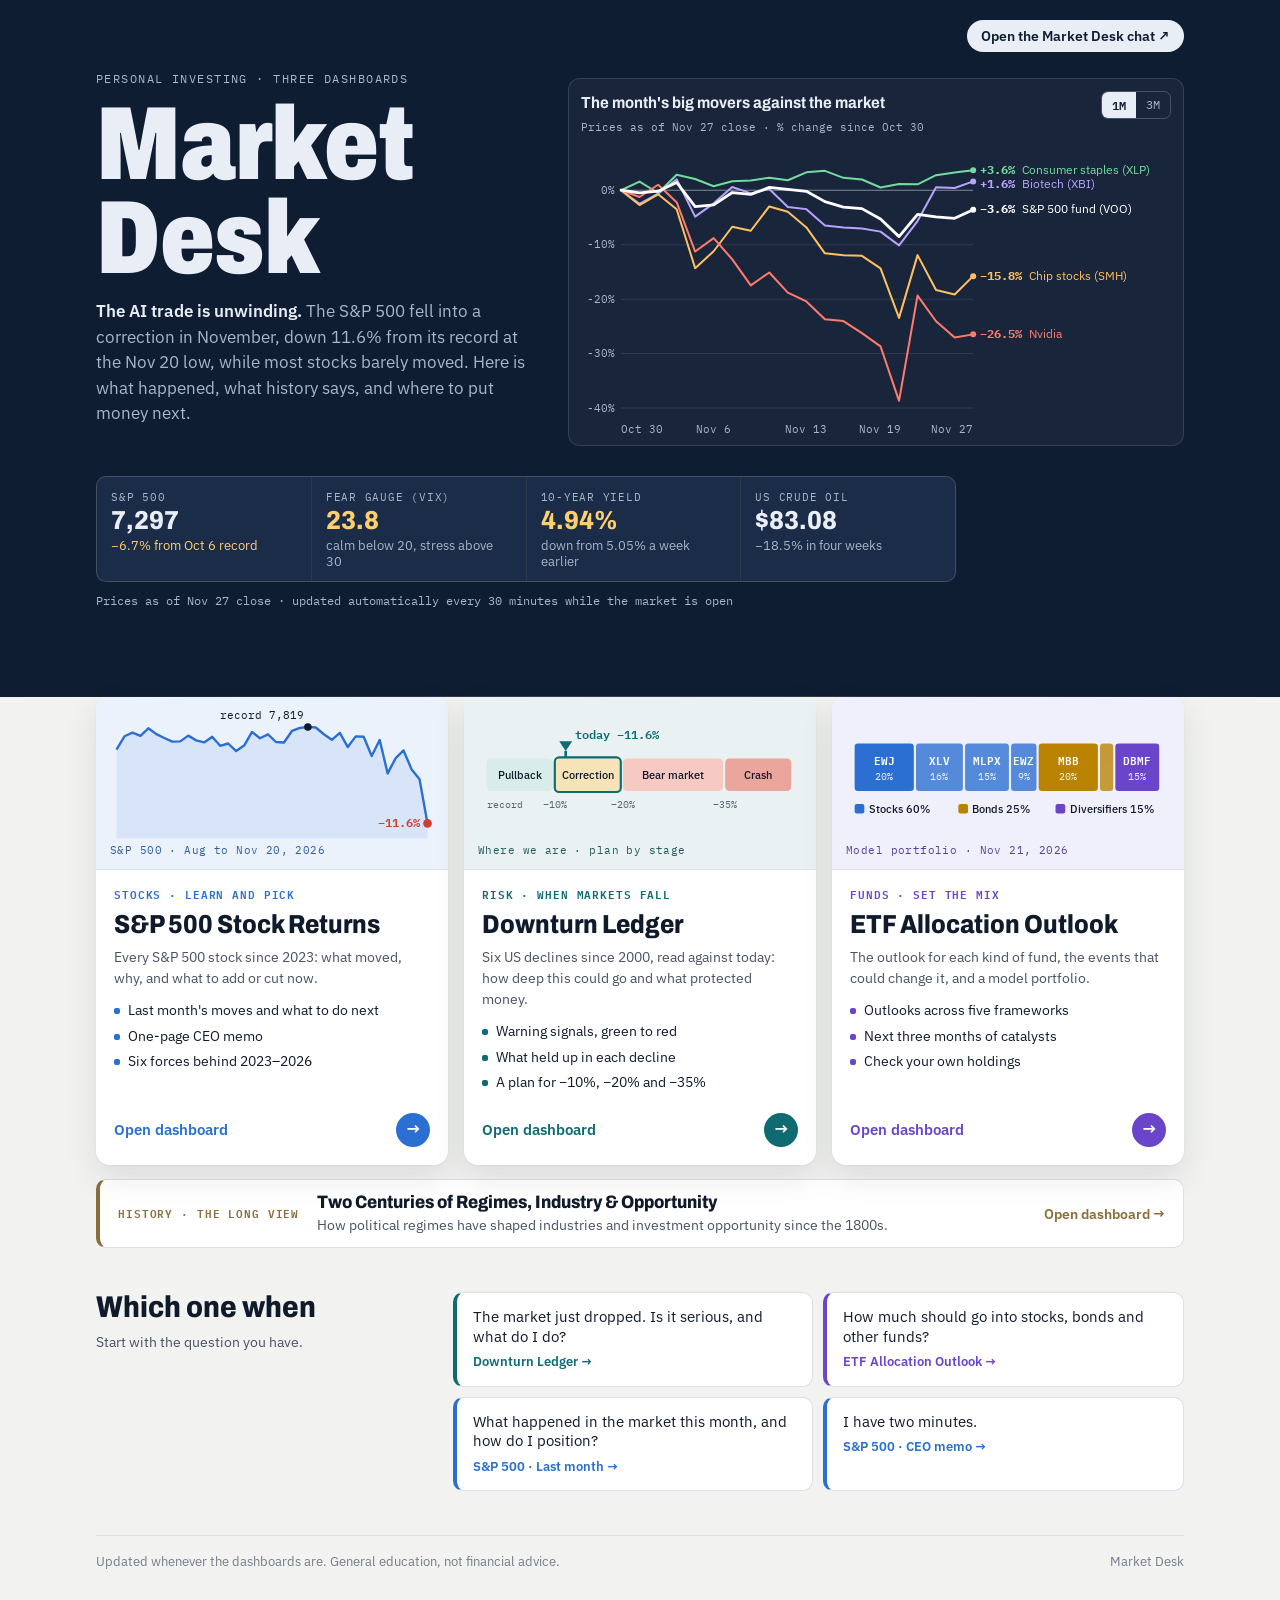
<file: index.html>
<!doctype html><html lang="en" data-theme="light"><head><meta charset="utf-8"><meta name="viewport" content="width=device-width,initial-scale=1,viewport-fit=cover"><meta name="robots" content="noindex, nofollow"><meta name="color-scheme" content="light"><script>document.documentElement.setAttribute("data-theme","light")</script><style>:root{color-scheme:light;box-sizing:border-box;padding-top:env(safe-area-inset-top,0px);padding-bottom:env(safe-area-inset-bottom,0px)}html{scroll-padding-top:env(safe-area-inset-top,0px)}body{margin:0;padding:0;font:14px -apple-system,BlinkMacSystemFont,sans-serif;background:#fff;color:#000}img{max-width:100%}[hidden]:not([hidden=until-found i]){display:none!important}</style></head><body>
<title>Market Desk</title>
<meta name="claude:viewport-fit-sides" content="cover">
<meta name="color-scheme" content="light">
<link rel="stylesheet" href="https://fonts.googleapis.com/css2?family=Archivo:wdth,wght@75..100,500..900&family=IBM+Plex+Mono:wght@400;500;600&family=IBM+Plex+Sans:wght@400;500;600&display=swap">
<style>
/* Layout: a navy masthead with the market pulse, then three dashboard cards that each carry a picture of what's inside, then "which one when". Light only, by choice. */
:root {
  color-scheme: light;
  --page: #f2f3f0; --surface: #ffffff; --ink: #0f1a2b; --ink2: #475264; --muted: #727c8b; --line: #dcdfe3;
  --navy: #0f1d33; --navy2: #1b2c48; --onnavy: #e9eef6; --onnavy2: #a9b6c9;
  --up: #12804a; --dn: #d13c32; --amber: #c98200;
  --c-spx: #2a6fd1; --c-down: #0e6b72; --c-etf: #6b45c9;
  --display: "Archivo", "Arial Narrow", Arial, sans-serif;
  --body: "IBM Plex Sans", "Segoe UI", system-ui, sans-serif;
  --mono: "IBM Plex Mono", ui-monospace, Menlo, monospace;
}
* { box-sizing: border-box; }
body { background: var(--page); color: var(--ink); font-family: var(--body); font-size: 15px; line-height: 1.5; }
.in { max-width: 1120px; margin: 0 auto; padding-left: max(16px, env(safe-area-inset-left, 0px)); padding-right: max(16px, env(safe-area-inset-right, 0px)); }
.hero { background: var(--navy); color: var(--onnavy); margin-top: calc(-1 * env(safe-area-inset-top, 0px)); padding-top: calc(env(safe-area-inset-top, 0px) + 44px); padding-bottom: 88px; position: relative; overflow: hidden; }
.hero::after { content: ""; position: absolute; inset: auto 0 0 0; height: 1px; background: linear-gradient(90deg, transparent, rgba(255,255,255,.18), transparent); }
.kick { font-family: var(--mono); font-size: 12px; letter-spacing: .12em; text-transform: uppercase; color: var(--onnavy2); }
h1 { font-family: var(--display); font-weight: 900; font-stretch: 78%; font-size: clamp(54px, 9vw, 104px); line-height: .9; letter-spacing: -0.01em; margin: 10px 0 14px; }
.lede { margin: 0; max-width: 54ch; font-size: 17px; color: var(--onnavy2); position: relative; }
.lede b { color: var(--onnavy); font-weight: 600; }
.util { display: flex; justify-content: flex-end; align-items: center; gap: 8px 18px; flex-wrap: wrap; margin: -24px 0 18px; position: relative; z-index: 1; }
.util a { text-decoration: none; }
.util .ext { font-size: 12.5px; color: var(--onnavy2); }
.util .ext:hover { color: var(--onnavy); text-decoration: underline; }
.util .chatbtn { font-size: 13.5px; font-weight: 600; color: var(--navy); background: var(--onnavy); border-radius: 999px; padding: 6px 14px; }
.util .chatbtn:hover { background: #fff; }
.util a:focus-visible { outline: 2px solid #7fb0f2; outline-offset: 2px; }
@media (max-width: 640px) { .util { justify-content: flex-start; margin-top: -20px; } }
.htop { display: grid; grid-template-columns: minmax(0, .9fr) minmax(0, 1.25fr); gap: 28px; align-items: start; }
.hl { min-width: 0; }
.hchart { position: relative; min-width: 0; background: rgba(255,255,255,.04); border: 1px solid rgba(255,255,255,.12); border-radius: 12px; padding: 12px 12px 6px; margin-top: 8px; }
.hch { display: flex; justify-content: space-between; align-items: flex-start; gap: 10px; }
.hch b { display: block; font-family: var(--display); font-stretch: 92%; font-weight: 700; font-size: 16px; color: var(--onnavy); }
.hch span { font-family: var(--mono); font-size: 11px; color: var(--onnavy2); }
.rng { display: inline-flex; border: 1px solid rgba(255,255,255,.2); border-radius: 7px; overflow: hidden; flex: none; }
.rng button { all: unset; cursor: pointer; font-family: var(--mono); font-size: 12px; padding: 4px 10px; color: var(--onnavy2); }
.rng button[aria-pressed="true"] { background: var(--onnavy); color: var(--navy); font-weight: 600; }
.rng button:focus-visible, .hleg button:focus-visible { outline: 2px solid #7fb0f2; outline-offset: 1px; }
.hleg { display: flex; flex-wrap: wrap; gap: 6px; margin: 10px 0 4px; }
.hleg button { all: unset; cursor: pointer; display: inline-flex; align-items: center; gap: 6px; font-size: 12px; color: var(--onnavy); border: 1px solid rgba(255,255,255,.18); border-radius: 999px; padding: 2px 9px 2px 7px; }
.hleg button i { width: 10px; height: 3px; border-radius: 2px; }
.hleg button small { font-family: var(--mono); font-size: 11px; font-weight: 600; }
.hleg button[aria-pressed="false"] { opacity: .4; }
.hch { margin-bottom: 6px; }
.hsvg svg { display: block; width: 100%; height: auto; touch-action: pan-y; }
.hsvg text { font-family: var(--mono); font-size: 10.5px; fill: var(--onnavy2); }
.htip { position: absolute; z-index: 5; pointer-events: none; background: #fff; color: var(--ink); border-radius: 8px; padding: 8px 10px; font-size: 12.5px; box-shadow: 0 10px 30px rgba(0,0,0,.35); min-width: 170px; }
.htip b { display: block; font-family: var(--mono); font-size: 11.5px; color: var(--muted); margin-bottom: 3px; font-weight: 500; }
.htip div { display: grid; grid-template-columns: 10px minmax(0, 1fr) auto; gap: 6px; align-items: center; font-variant-numeric: tabular-nums; }
.htip div i { width: 8px; height: 8px; border-radius: 50%; }
.htip div span:last-child { font-weight: 600; }
@media (max-width: 920px) { .htop { grid-template-columns: minmax(0, 1fr); } }
.pulse { margin-top: 30px; display: grid; grid-template-columns: repeat(4, minmax(0, 1fr)); gap: 1px; background: rgba(255,255,255,.12); border: 1px solid rgba(255,255,255,.12); border-radius: 10px; overflow: hidden; position: relative; max-width: 860px; }
.pulse > div { background: var(--navy2); padding: 12px 14px; display: flex; flex-direction: column; gap: 2px; min-width: 0; }
.pulse span { font-family: var(--mono); font-size: 11px; letter-spacing: .07em; text-transform: uppercase; color: var(--onnavy2); }
.pulse b { font-family: var(--display); font-weight: 800; font-stretch: 90%; font-size: 26px; line-height: 1.05; font-variant-numeric: tabular-nums; }
.pulse small { font-size: 12.5px; color: var(--onnavy2); line-height: 1.3; }
.pulse .dn { color: #ff8a80; } .pulse .up { color: #7fd8a6; } .pulse .am { color: #ffcf6e; }
.asof { margin-top: 10px; font-family: var(--mono); font-size: 11.5px; color: var(--onnavy2); position: relative; }
main { margin-top: -64px; position: relative; }
.cards { display: grid; grid-template-columns: repeat(3, minmax(0, 1fr)); gap: 16px; }
a.card { --c: var(--c-spx); display: flex; flex-direction: column; min-width: 0; text-decoration: none; color: inherit; background: var(--surface); border-radius: 14px; overflow: hidden; box-shadow: 0 1px 2px rgba(15,26,43,.06), 0 12px 32px rgba(15,26,43,.10); transition: transform .18s, box-shadow .18s; }
a.card:hover { transform: translateY(-4px); box-shadow: 0 2px 4px rgba(15,26,43,.08), 0 20px 44px rgba(15,26,43,.16); }
a.card:focus-visible { outline: 3px solid var(--c); outline-offset: 3px; }
a.card.down { --c: var(--c-down); } a.card.etf { --c: var(--c-etf); }
.viz { background: color-mix(in oklab, var(--c) 9%, #fff); border-bottom: 1px solid color-mix(in oklab, var(--c) 18%, #fff); padding: 14px 14px 10px; display: flex; flex-direction: column; gap: 4px; }
.viz svg { display: block; width: 100%; height: auto; aspect-ratio: 300 / 118; }
.viz .cap { font-family: var(--mono); font-size: 10.5px; color: color-mix(in oklab, var(--c) 70%, #333); letter-spacing: .04em; }
.body { padding: 16px 18px 18px; display: flex; flex-direction: column; gap: 9px; flex: 1; }
.tag { font-family: var(--mono); font-size: 11px; letter-spacing: .08em; text-transform: uppercase; color: var(--c); font-weight: 600; }
.card h2 { font-family: var(--display); font-weight: 800; font-stretch: 88%; font-size: 26px; line-height: 1.05; margin: 0; text-wrap: balance; }
.card p { margin: 0; font-size: 14px; color: var(--ink2); }
.card ul { margin: 2px 0 0; padding: 0; list-style: none; display: flex; flex-direction: column; gap: 5px; font-size: 13.5px; color: var(--ink); }
.card li { display: flex; gap: 8px; align-items: baseline; } .card li::before { content: ""; width: 6px; height: 6px; border-radius: 2px; background: var(--c); flex: none; transform: translateY(-1px); }
.open { margin-top: auto; padding-top: 12px; display: flex; justify-content: space-between; align-items: center; font-weight: 600; font-size: 14.5px; color: var(--c); }
.open span { width: 34px; height: 34px; border-radius: 50%; background: var(--c); color: #fff; display: inline-flex; align-items: center; justify-content: center; font-size: 17px; transition: transform .18s; }
a.card:hover .open span { transform: translateX(4px); }
a.card4 { margin-top: 14px; display: grid; grid-template-columns: auto minmax(0, 1fr) auto; grid-template-areas: "t n o" "t d o"; gap: 2px 18px; align-items: center; padding: 12px 18px; background: var(--surface); border: 1px solid var(--line); border-left: 4px solid #8a6d3b; border-radius: 10px; text-decoration: none; color: inherit; transition: border-color .15s, background .15s; }
a.card4:hover { background: #fbf8f2; border-color: #c9b48a; border-left-color: #8a6d3b; }
a.card4:focus-visible { outline: 3px solid #8a6d3b; outline-offset: 3px; }
.t4 { grid-area: t; font-family: var(--mono); font-size: 11px; letter-spacing: .08em; text-transform: uppercase; color: #8a6d3b; font-weight: 600; }
.n4 { grid-area: n; font-family: var(--display); font-weight: 800; font-stretch: 90%; font-size: 18px; line-height: 1.15; }
.d4 { grid-area: d; font-size: 13.5px; color: var(--ink2); }
.o4 { grid-area: o; font-size: 13.5px; font-weight: 600; color: #8a6d3b; white-space: nowrap; }
@media (max-width: 720px) { a.card4 { grid-template-columns: minmax(0, 1fr); grid-template-areas: "t" "n" "d" "o"; gap: 4px; } }
.guide { margin-top: 44px; display: grid; grid-template-columns: minmax(0, 1fr) minmax(0, 2.2fr); gap: 24px; align-items: start; }
.guide h3 { font-family: var(--display); font-weight: 800; font-stretch: 88%; font-size: 30px; line-height: 1.05; margin: 0; }
.guide .gl { color: var(--ink2); font-size: 14px; margin: 8px 0 0; }
.qs { display: grid; grid-template-columns: repeat(2, minmax(0, 1fr)); gap: 10px; }
a.q { --c: var(--c-spx); display: flex; flex-direction: column; gap: 6px; padding: 14px 16px; background: var(--surface); border: 1px solid var(--line); border-left: 4px solid var(--c); border-radius: 10px; text-decoration: none; color: inherit; transition: border-color .15s, background .15s; }
a.q:hover { background: color-mix(in oklab, var(--c) 5%, #fff); }
a.q.down { --c: var(--c-down); } a.q.etf { --c: var(--c-etf); }
a.q span { font-size: 14.5px; color: var(--ink); line-height: 1.35; }
a.q b { font-size: 13px; color: var(--c); font-weight: 600; }
footer { margin: 44px 0 40px; padding-top: 16px; border-top: 1px solid var(--line); font-size: 12.5px; color: var(--muted); display: flex; justify-content: space-between; gap: 12px; flex-wrap: wrap; }
@media (max-width: 920px) { .cards { grid-template-columns: minmax(0, 1fr); } .guide { grid-template-columns: minmax(0, 1fr); } }
@media (max-width: 640px) { .pulse { grid-template-columns: repeat(2, minmax(0, 1fr)); } .qs { grid-template-columns: minmax(0, 1fr); } .pulse b { font-size: 22px; } }
@media (prefers-reduced-motion: reduce) { a.card, .open span { transition: none; } a.card:hover { transform: none; } }
</style>

<header class="hero">
  <div class="in">
    <div class="util"><a class="chatbtn" href="https://claude.ai/code/session_01BrvMcoPQpxWG33kTPzFZ31" target="_blank" rel="noopener" title="Only you can open this chat">Open the Market Desk chat ↗</a></div>
    <div class="htop"><div class="hl">
    <div class="kick">Personal investing · three dashboards</div>
    <h1>Market Desk</h1>
    <p class="lede"><b>The AI trade is unwinding.</b> The S&amp;P 500 fell into a correction in November, down 11.6% from its record at the Nov 20 low, while most stocks barely moved. Here is what happened, what history says, and where to put money next.</p></div>
    <div class="hchart" id="hchart">
      <div class="hch"><div><b>The month's big movers against the market</b><span id="hcAsof">Prices as of Nov 20, 2026</span></div>
        <div class="rng" role="group" aria-label="Time range"><button type="button" data-r="1" aria-pressed="true">1M</button><button type="button" data-r="3" aria-pressed="false">3M</button></div></div>
      <div class="hsvg" id="hcSvg"></div>
      <div class="htip" id="hcTip" hidden></div>
    </div></div>
    <div class="pulse" aria-label="Market pulse">
      <div><span>S&amp;P 500</span><b id="pSpx">7,183</b><small id="pSpxS" class="dn">−8.1% from Oct 6 record</small></div>
      <div><span>Fear gauge (VIX)</span><b id="pVix" class="am">26.8</b><small id="pVixS">calm below 20, stress above 30</small></div>
      <div><span>10-year yield</span><b id="pTnx" class="am">4.85%</b><small id="pTnxS">down from 5.07% a week earlier</small></div>
      <div><span>US crude oil</span><b id="pOil">$84.72</b><small id="pOilS">−16.9% in four weeks</small></div>
    </div>
    <div class="asof" id="pAsof">Prices as of Nov 25, 2026 close</div>
  </div>
</header>

<main class="in">
  <nav class="cards" aria-label="Dashboards">
    <a class="card" href="spx/">
      <div class="viz"><svg id="vSpx" viewBox="0 0 300 118" role="img" aria-label="S&amp;P 500 since August: record on Oct 6, then an 11.6% fall"></svg><div class="cap">S&amp;P 500 · Aug to Nov 20, 2026</div></div>
      <div class="body">
        <span class="tag">Stocks · learn and pick</span>
        <h2>S&amp;P 500 Stock Returns</h2>
        <p>Every S&amp;P 500 stock since 2023: what moved, why, and what to add or cut now.</p>
        <ul><li>Last month's moves and what to do next</li><li>One-page CEO memo</li><li>Six forces behind 2023–2026</li></ul>
        <div class="open">Open dashboard <span aria-hidden="true">→</span></div>
      </div>
    </a>
    <a class="card down" href="downturn/">
      <div class="viz"><svg id="vDown" viewBox="0 0 300 118" role="img" aria-label="Decline stages: pullback, correction at minus 10%, bear market at minus 20%, crash at minus 35%; today minus 11.6%"></svg><div class="cap">Where we are · plan by stage</div></div>
      <div class="body">
        <span class="tag">Risk · when markets fall</span>
        <h2>Downturn Ledger</h2>
        <p>Six US declines since 2000, read against today: how deep this could go and what protected money.</p>
        <ul><li>Warning signals, green to red</li><li>What held up in each decline</li><li>A plan for −10%, −20% and −35%</li></ul>
        <div class="open">Open dashboard <span aria-hidden="true">→</span></div>
      </div>
    </a>
    <a class="card etf" href="etf/">
      <div class="viz"><svg id="vEtf" viewBox="0 0 300 118" role="img" aria-label="Model portfolio: 60% stocks, 25% bonds, 15% diversifiers"></svg><div class="cap">Model portfolio · Nov 21, 2026</div></div>
      <div class="body">
        <span class="tag">Funds · set the mix</span>
        <h2>ETF Allocation Outlook</h2>
        <p>The outlook for each kind of fund, the events that could change it, and a model portfolio.</p>
        <ul><li>Outlooks across five frameworks</li><li>Next three months of catalysts</li><li>Check your own holdings</li></ul>
        <div class="open">Open dashboard <span aria-hidden="true">→</span></div>
      </div>
    </a>
  </nav>
  <a class="card4" href="regimes/">
    <span class="t4">History · the long view</span>
    <span class="n4">Two Centuries of Regimes, Industry &amp; Opportunity</span>
    <span class="d4">How political regimes have shaped industries and investment opportunity since the 1800s.</span>
    <span class="o4">Open dashboard →</span>
  </a>

  <section class="guide" aria-labelledby="gh">
    <div><h3 id="gh">Which one when</h3><p class="gl">Start with the question you have.</p></div>
    <div class="qs">
      <a class="q down" href="downturn/"><span>The market just dropped. Is it serious, and what do I do?</span><b>Downturn Ledger →</b></a>
      <a class="q etf" href="etf/"><span>How much should go into stocks, bonds and other funds?</span><b>ETF Allocation Outlook →</b></a>
      <a class="q" href="spx/#month"><span>What happened in the market this month, and how do I position?</span><b>S&amp;P 500 · Last month →</b></a>
      <a class="q" href="spx/"><span>I have two minutes.</span><b>S&amp;P 500 · CEO memo →</b></a>
    </div>
  </section>

  <footer><span>Updated whenever the dashboards are. General education, not financial advice.</span><span>Market Desk</span></footer>
</main>

<script>
(function () {
  const P = [7600,7724,7758,7728,7799,7745,7708,7674,7677,7731,7686,7667,7719,7636,7657,7586,7638,7765,7706,7743,7671,7666,7774,7802,7812,7806,7744,7691,7757,7624,7723,7720,7541,7689,7377,7521,7592,7417,7324,6910];
  const NS = 'http://www.w3.org/2000/svg', el = (t, a) => { const e = document.createElementNS(NS, t); for (const k in a) e.setAttribute(k, a[k]); return e; };
  const lo = 6850, hi = 7880;
  const pts = (W, H, pad) => P.map((v, i) => [pad + i / (P.length - 1) * (W - 2 * pad), 8 + (hi - v) / (hi - lo) * (H - 16)]);
  // S&P card: line with record and today
  { const s = document.getElementById('vSpx'), W = 300, H = 118, q = pts(W, H, 6), d = q.map((p, i) => (i ? 'L' : 'M') + p[0].toFixed(1) + ',' + p[1].toFixed(1)).join('');
    s.appendChild(el('path', { d: d + 'L' + q[q.length - 1][0] + ',' + H + 'L' + q[0][0] + ',' + H + 'Z', fill: '#2a6fd1', opacity: .1 }));
    s.appendChild(el('path', { d, fill: 'none', stroke: '#2a6fd1', 'stroke-width': 2.2, 'stroke-linejoin': 'round' }));
    const ip = P.indexOf(Math.max(...P)), pk = q[ip], nw = q[q.length - 1];
    s.appendChild(el('circle', { cx: pk[0], cy: pk[1], r: 3.5, fill: '#0f1a2b' }));
    const t1 = el('text', { x: pk[0] - 4, y: pk[1] - 7, 'text-anchor': 'end', fill: '#0f1a2b', 'font-size': 10, 'font-family': 'IBM Plex Mono, monospace' }); t1.textContent = 'record 7,819'; s.appendChild(t1);
    s.appendChild(el('circle', { cx: nw[0], cy: nw[1], r: 4, fill: '#d13c32' }));
    const t2 = el('text', { x: nw[0] - 7, y: nw[1] + 3, 'text-anchor': 'end', fill: '#d13c32', 'font-size': 11, 'font-weight': 600, 'font-family': 'IBM Plex Mono, monospace' }); t2.textContent = '−11.6%'; s.appendChild(t2); }
  // Downturn card: stage gauge
  { const s = document.getElementById('vDown'), W = 300, x0 = 8, x1 = 292, X = v => x0 + v / 45 * (x1 - x0);
    const st = [[0, 10, 'Pullback', '#d8ece9'], [10, 20, 'Correction', '#f6e3b8'], [20, 35, 'Bear market', '#f6c9c2'], [35, 45, 'Crash', '#eaa59c']];
    st.forEach(([a, b, n, c]) => { s.appendChild(el('rect', { x: X(a), y: 44, width: X(b) - X(a) - 2, height: 30, rx: 4, fill: c })); const t = el('text', { x: (X(a) + X(b)) / 2 - 1, y: 63, 'text-anchor': 'middle', fill: '#0f1a2b', 'font-size': 10, 'font-family': 'IBM Plex Sans, sans-serif', 'font-weight': 500 }); t.textContent = n; s.appendChild(t); });
    [0, 10, 20, 35].forEach(v => { const t = el('text', { x: X(v), y: 90, 'text-anchor': v ? 'middle' : 'start', fill: '#5b6574', 'font-size': 9.5, 'font-family': 'IBM Plex Mono, monospace' }); t.textContent = v ? '−' + v + '%' : 'record'; s.appendChild(t); });
    const xn = X(11.6); s.appendChild(el('rect', { x: X(10), y: 43, width: X(20) - X(10) - 2, height: 32, rx: 4, fill: 'none', stroke: '#0e6b72', 'stroke-width': 2 })); s.appendChild(el('path', { d: 'M' + xn + ',37 L' + xn + ',43', stroke: '#0e6b72', 'stroke-width': 2.5 }));
    s.appendChild(el('path', { d: 'M' + (xn - 6) + ',28 L' + (xn + 6) + ',28 L' + xn + ',37 Z', fill: '#0e6b72' }));
    const t = el('text', { x: xn + 9, y: 26, fill: '#0e6b72', 'font-size': 11, 'font-weight': 600, 'font-family': 'IBM Plex Mono, monospace' }); t.textContent = 'today −11.6%'; s.appendChild(t); }
  // ETF card: model portfolio bar
  { const s = document.getElementById('vEtf'), H = [['EWJ', 20, '#2a6fd1'], ['XLV', 16, '#2a6fd1'], ['MLPX', 15, '#2a6fd1'], ['EWZ', 9, '#2a6fd1'], ['MBB', 20, '#b98200'], ['SHY', 5, '#b98200'], ['DBMF', 15, '#6b45c9']];
    let x = 8; const W = 284;
    H.forEach(([t, w, c]) => { const ww = w / 100 * W; s.appendChild(el('rect', { x: x, y: 30, width: ww - 2, height: 44, rx: 3, fill: c, opacity: t === 'EWJ' || t === 'MBB' || t === 'DBMF' ? 1 : .78 })); if (w >= 9) { const a = el('text', { x: x + ww / 2 - 1, y: 50, 'text-anchor': 'middle', fill: '#fff', 'font-size': 10, 'font-weight': 600, 'font-family': 'IBM Plex Mono, monospace' }); a.textContent = t; s.appendChild(a); const b = el('text', { x: x + ww / 2 - 1, y: 64, 'text-anchor': 'middle', fill: '#fff', 'font-size': 9.5, 'font-family': 'IBM Plex Mono, monospace', opacity: .9 }); b.textContent = w + '%'; s.appendChild(b); } x += ww; });
    [['Stocks 60%', 8, '#2a6fd1'], ['Bonds 25%', 104, '#b98200'], ['Diversifiers 15%', 194, '#6b45c9']].forEach(([n, xx, c]) => { s.appendChild(el('rect', { x: xx, y: 86, width: 9, height: 9, rx: 2, fill: c })); const t = el('text', { x: xx + 13, y: 94, fill: '#0f1a2b', 'font-size': 10.5, 'font-weight': 500, 'font-family': 'IBM Plex Sans, sans-serif' }); t.textContent = n; s.appendChild(t); }); }
})();
</script>

<script>
(function () {
  const FALLBACK = {"asof":"2026-11-26T10:27-05:00","note":"Daily closes; the last point is the latest price during market hours.","series":{"VOO":[["2026-05-26",690.01],["2026-05-27",689.96],["2026-05-28",693.91],["2026-05-29",695.49],["2026-06-01",697.3],["2026-06-02",698.26],["2026-06-03",693.36],["2026-06-04",696.06],["2026-06-05",678.0],["2026-06-08",679.68],["2026-06-09",677.7],["2026-06-10",667.05],["2026-06-11",678.23],["2026-06-12",681.95],["2026-06-15",693.83],["2026-06-16",689.75],["2026-06-17",681.41],["2026-06-18",688.11],["2026-06-22",686.1],["2026-06-23",676.34],["2026-06-24",675.69],["2026-06-25",675.71],["2026-06-26",670.26],["2026-06-29",681.01],["2026-06-30",686.81],["2026-07-01",685.46],["2026-07-02",684.84],["2026-07-06",690.62],["2026-07-07",687.08],["2026-07-08",685.26],["2026-07-09",690.69],["2026-07-10",693.86],["2026-07-13",688.5],["2026-07-14",691.1],["2026-07-15",693.8],["2026-07-16",690.14],["2026-07-17",683.17],["2026-07-20",682.21],["2026-07-21",687.87],["2026-07-22",687.03],["2026-07-23",678.61],["2026-07-24",679.14],["2026-07-27",679.31],["2026-07-28",680.96],["2026-07-29",670.63],["2026-07-30",681.79],["2026-07-31",686.65],["2026-08-03",696.4],["2026-08-04",708.98],["2026-08-05",707.6],["2026-08-06",706.4],["2026-08-07",710.71],["2026-08-10",710.65],["2026-08-11",708.42],["2026-08-12",710.17],["2026-08-13",714.95],["2026-08-14",713.61],["2026-08-17",710.27],["2026-08-18",705.4],["2026-08-19",706.91],["2026-08-20",701.01],["2026-08-21",703.71],["2026-08-24",701.83],["2026-08-25",704.02],["2026-08-26",704.2],["2026-08-27",708.75],["2026-08-28",707.24],["2026-08-31",704.89],["2026-09-01",700.28],["2026-09-02",703.41],["2026-09-03",710.72],["2026-09-04",708.01],["2026-09-08",704.07],["2026-09-09",700.87],["2026-09-10",696.65],["2026-09-11",702.56],["2026-09-14",699.3],["2026-09-15",696.2],["2026-09-16",693.24],["2026-09-17",701.03],["2026-09-18",701.78],["2026-09-21",712.78],["2026-09-22",712.78],["2026-09-23",707.6],["2026-09-24",706.99],["2026-09-25",710.79],["2026-09-28",703.61],["2026-09-29",702.46],["2026-09-30",700.86],["2026-10-01",702.35],["2026-10-02",707.54],["2026-10-05",712.32],["2026-10-06",716.2],["2026-10-07",714.34],["2026-10-08",711.28],["2026-10-09",715.59],["2026-10-12",715.13],["2026-10-13",715.2],["2026-10-14",707.43],["2026-10-15",709.43],["2026-10-16",701.61],["2026-10-19",704.6],["2026-10-20",706.8],["2026-10-21",710.72],["2026-10-22",702.3],["2026-10-23",698.58],["2026-10-26",703.41],["2026-10-27",707.52],["2026-10-28",709.9],["2026-10-29",707.32],["2026-10-30",694.81],["2026-11-02",691.32],["2026-11-03",693.54],["2026-11-04",704.78],["2026-11-05",673.97],["2026-11-06",675.99],["2026-11-09",691.87],["2026-11-10",689.5],["2026-11-11",698.35],["2026-11-12",696.0],["2026-11-13",693.38],["2026-11-16",680.26],["2026-11-17",673.19],["2026-11-18",671.31],["2026-11-19",658.01],["2026-11-20",635.54],["2026-11-23",663.91],["2026-11-24",660.71],["2026-11-25",658.87]],"NVDA":[["2026-05-26",214.86],["2026-05-27",212.6],["2026-05-28",214.25],["2026-05-29",211.14],["2026-06-01",224.36],["2026-06-02",222.82],["2026-06-03",214.75],["2026-06-04",218.66],["2026-06-05",205.1],["2026-06-08",208.64],["2026-06-09",208.19],["2026-06-10",200.42],["2026-06-11",204.87],["2026-06-12",205.19],["2026-06-15",212.45],["2026-06-16",207.41],["2026-06-17",204.65],["2026-06-18",210.69],["2026-06-22",208.65],["2026-06-23",200.04],["2026-06-24",199.0],["2026-06-25",195.74],["2026-06-26",192.53],["2026-06-29",194.97],["2026-06-30",200.09],["2026-07-01",197.58],["2026-07-02",194.83],["2026-07-06",195.55],["2026-07-07",196.93],["2026-07-08",204.12],["2026-07-09",202.78],["2026-07-10",210.96],["2026-07-13",203.53],["2026-07-14",211.8],["2026-07-15",212.5],["2026-07-16",207.4],["2026-07-17",202.81],["2026-07-20",203.28],["2026-07-21",207.29],["2026-07-22",212.06],["2026-07-23",208.76],["2026-07-24",206.84],["2026-07-27",196.51],["2026-07-28",197.01],["2026-07-29",190.01],["2026-07-30",195.04],["2026-07-31",200.75],["2026-08-03",206.64],["2026-08-04",211.94],["2026-08-05",219.22],["2026-08-06",218.99],["2026-08-07",223.96],["2026-08-10",217.55],["2026-08-11",217.5],["2026-08-12",224.09],["2026-08-13",225.3],["2026-08-14",225.16],["2026-08-17",225.01],["2026-08-18",219.74],["2026-08-19",217.56],["2026-08-20",216.85],["2026-08-21",214.72],["2026-08-24",208.48],["2026-08-25",213.05],["2026-08-26",209.66],["2026-08-27",227.98],["2026-08-28",217.55],["2026-08-31",220.78],["2026-09-01",217.44],["2026-09-02",224.41],["2026-09-03",228.45],["2026-09-04",230.36],["2026-09-08",225.73],["2026-09-09",223.67],["2026-09-10",218.36],["2026-09-11",218.29],["2026-09-14",210.96],["2026-09-15",212.17],["2026-09-16",213.9],["2026-09-17",219.34],["2026-09-18",222.27],["2026-09-21",227.38],["2026-09-22",228.87],["2026-09-23",225.51],["2026-09-24",224.58],["2026-09-25",225.07],["2026-09-28",228.86],["2026-09-29",227.21],["2026-09-30",228.38],["2026-10-01",230.86],["2026-10-02",233.95],["2026-10-05",238.9],["2026-10-06",239.24],["2026-10-07",237.47],["2026-10-08",230.48],["2026-10-09",229.28],["2026-10-12",226.32],["2026-10-13",228.52],["2026-10-14",221.3],["2026-10-15",217.23],["2026-10-16",214.13],["2026-10-19",217.09],["2026-10-20",216.47],["2026-10-21",221.97],["2026-10-22",212.21],["2026-10-23",210.96],["2026-10-26",216.0],["2026-10-27",217.94],["2026-10-28",215.38],["2026-10-29",213.66],["2026-10-30",204.64],["2026-11-02",202.06],["2026-11-03",206.69],["2026-11-04",200.13],["2026-11-05",181.6],["2026-11-06",186.64],["2026-11-09",178.67],["2026-11-10",168.89],["2026-11-11",173.73],["2026-11-12",166.19],["2026-11-13",162.85],["2026-11-16",156.14],["2026-11-17",155.46],["2026-11-18",150.96],["2026-11-19",145.98],["2026-11-20",125.53],["2026-11-23",165.05],["2026-11-24",155.38],["2026-11-25",149.3]],"SMH":[["2026-05-26",602.14],["2026-05-27",595.5],["2026-05-28",599.83],["2026-05-29",598.93],["2026-06-01",607.81],["2026-06-02",632.21],["2026-06-03",637.9],["2026-06-04",627.53],["2026-06-05",569.69],["2026-06-08",598.16],["2026-06-09",591.01],["2026-06-10",570.91],["2026-06-11",609.45],["2026-06-12",619.96],["2026-06-15",647.1],["2026-06-16",616.0],["2026-06-17",623.97],["2026-06-18",659.88],["2026-06-22",668.91],["2026-06-23",622.05],["2026-06-24",618.92],["2026-06-25",636.88],["2026-06-26",611.61],["2026-06-29",631.98],["2026-06-30",655.89],["2026-07-01",620.46],["2026-07-02",592.29],["2026-07-06",604.3],["2026-07-07",581.45],["2026-07-08",593.0],["2026-07-09",607.73],["2026-07-10",611.03],["2026-07-13",585.62],["2026-07-14",600.31],["2026-07-15",590.77],["2026-07-16",568.92],["2026-07-17",556.53],["2026-07-20",558.83],["2026-07-21",584.08],["2026-07-22",586.91],["2026-07-23",580.17],["2026-07-24",561.19],["2026-07-27",548.55],["2026-07-28",529.6],["2026-07-29",504.22],["2026-07-30",538.9],["2026-07-31",540.53],["2026-08-03",545.46],["2026-08-04",575.71],["2026-08-05",569.7],["2026-08-06",571.48],["2026-08-07",582.7],["2026-08-10",569.41],["2026-08-11",572.93],["2026-08-12",584.83],["2026-08-13",589.12],["2026-08-14",587.82],["2026-08-17",594.07],["2026-08-18",569.77],["2026-08-19",560.92],["2026-08-20",562.65],["2026-08-21",560.42],["2026-08-24",546.8],["2026-08-25",555.82],["2026-08-26",555.77],["2026-08-27",573.0],["2026-08-28",553.11],["2026-08-31",556.63],["2026-09-01",545.22],["2026-09-02",550.48],["2026-09-03",552.6],["2026-09-04",567.01],["2026-09-08",573.73],["2026-09-09",574.29],["2026-09-10",560.28],["2026-09-11",568.53],["2026-09-14",541.5],["2026-09-15",542.11],["2026-09-16",545.56],["2026-09-17",560.61],["2026-09-18",573.0],["2026-09-21",596.03],["2026-09-22",607.46],["2026-09-23",601.41],["2026-09-24",600.52],["2026-09-25",606.56],["2026-09-28",600.01],["2026-09-29",606.9],["2026-09-30",609.0],["2026-10-01",617.81],["2026-10-02",630.6],["2026-10-05",633.9],["2026-10-06",632.5],["2026-10-07",625.03],["2026-10-08",607.27],["2026-10-09",603.33],["2026-10-12",590.99],["2026-10-13",588.12],["2026-10-14",564.74],["2026-10-15",558.84],["2026-10-16",539.79],["2026-10-19",548.46],["2026-10-20",546.36],["2026-10-21",556.7],["2026-10-22",523.35],["2026-10-23",527.2],["2026-10-26",541.62],["2026-10-27",557.98],["2026-10-28",567.67],["2026-10-29",561.67],["2026-10-30",522.49],["2026-11-02",508.31],["2026-11-03",518.52],["2026-11-04",504.27],["2026-11-05",447.73],["2026-11-06",463.96],["2026-11-09",487.41],["2026-11-10",483.63],["2026-11-11",506.96],["2026-11-12",501.73],["2026-11-13",486.75],["2026-11-16",461.9],["2026-11-17",460.1],["2026-11-18",459.54],["2026-11-19",447.48],["2026-11-20",400.06],["2026-11-23",460.18],["2026-11-24",426.75],["2026-11-25",422.46]],"XLP":[["2026-05-26",83.63],["2026-05-27",84.58],["2026-05-28",84.43],["2026-05-29",82.91],["2026-06-01",82.03],["2026-06-02",81.83],["2026-06-03",82.16],["2026-06-04",82.04],["2026-06-05",83.44],["2026-06-08",83.07],["2026-06-09",84.1],["2026-06-10",85.49],["2026-06-11",85.27],["2026-06-12",85.82],["2026-06-15",85.48],["2026-06-16",85.59],["2026-06-17",83.68],["2026-06-18",83.3],["2026-06-22",82.18],["2026-06-23",83.72],["2026-06-24",84.44],["2026-06-25",83.94],["2026-06-26",84.71],["2026-06-29",84.37],["2026-06-30",83.07],["2026-07-01",83.3],["2026-07-02",84.99],["2026-07-06",84.1],["2026-07-07",84.86],["2026-07-08",84.39],["2026-07-09",83.2],["2026-07-10",84.12],["2026-07-13",84.59],["2026-07-14",83.42],["2026-07-15",83.47],["2026-07-16",85.81],["2026-07-17",85.19],["2026-07-20",84.86],["2026-07-21",84.06],["2026-07-22",84.38],["2026-07-23",83.21],["2026-07-24",84.13],["2026-07-27",85.36],["2026-07-28",87.06],["2026-07-29",87.36],["2026-07-30",85.47],["2026-07-31",85.05],["2026-08-03",84.86],["2026-08-04",85.37],["2026-08-05",85.33],["2026-08-06",85.11],["2026-08-07",85.12],["2026-08-10",84.95],["2026-08-11",84.69],["2026-08-12",85.08],["2026-08-13",86.0],["2026-08-14",86.09],["2026-08-17",84.68],["2026-08-18",85.58],["2026-08-19",86.54],["2026-08-20",85.32],["2026-08-21",85.99],["2026-08-24",87.45],["2026-08-25",86.52],["2026-08-26",86.27],["2026-08-27",85.08],["2026-08-28",85.45],["2026-08-31",84.98],["2026-09-01",85.25],["2026-09-02",85.53],["2026-09-03",85.26],["2026-09-04",84.58],["2026-09-08",84.02],["2026-09-09",83.05],["2026-09-10",83.09],["2026-09-11",83.38],["2026-09-14",84.42],["2026-09-15",83.73],["2026-09-16",83.33],["2026-09-17",83.49],["2026-09-18",82.8],["2026-09-21",81.92],["2026-09-22",82.73],["2026-09-23",82.43],["2026-09-24",81.7],["2026-09-25",82.06],["2026-09-28",82.28],["2026-09-29",81.85],["2026-09-30",80.6],["2026-10-01",80.33],["2026-10-02",80.53],["2026-10-05",81.04],["2026-10-06",81.8],["2026-10-07",81.7],["2026-10-08",83.42],["2026-10-09",83.43],["2026-10-12",84.41],["2026-10-13",84.19],["2026-10-14",86.06],["2026-10-15",86.68],["2026-10-16",87.62],["2026-10-19",87.21],["2026-10-20",87.75],["2026-10-21",87.11],["2026-10-22",89.99],["2026-10-23",88.26],["2026-10-26",87.96],["2026-10-27",87.15],["2026-10-28",86.84],["2026-10-29",88.18],["2026-10-30",89.42],["2026-11-02",90.83],["2026-11-03",88.95],["2026-11-04",91.94],["2026-11-05",91.25],["2026-11-06",90.08],["2026-11-09",90.89],["2026-11-10",91.03],["2026-11-11",91.45],["2026-11-12",91.06],["2026-11-13",92.35],["2026-11-16",92.6],["2026-11-17",91.46],["2026-11-18",91.18],["2026-11-19",89.86],["2026-11-20",90.46],["2026-11-23",90.38],["2026-11-24",91.88],["2026-11-25",92.3]],"XBI":[["2026-05-26",133.35],["2026-05-27",134.45],["2026-05-28",135.99],["2026-05-29",136.69],["2026-06-01",133.62],["2026-06-02",127.76],["2026-06-03",129.83],["2026-06-04",133.42],["2026-06-05",128.67],["2026-06-08",128.43],["2026-06-09",131.38],["2026-06-10",128.85],["2026-06-11",132.74],["2026-06-12",133.79],["2026-06-15",136.4],["2026-06-16",135.34],["2026-06-17",139.39],["2026-06-18",140.72],["2026-06-22",145.86],["2026-06-23",147.03],["2026-06-24",149.71],["2026-06-25",151.59],["2026-06-26",155.38],["2026-06-29",158.31],["2026-06-30",158.25],["2026-07-01",156.55],["2026-07-02",160.46],["2026-07-06",160.81],["2026-07-07",163.87],["2026-07-08",162.97],["2026-07-09",164.28],["2026-07-10",159.03],["2026-07-13",155.34],["2026-07-14",155.45],["2026-07-15",156.22],["2026-07-16",152.0],["2026-07-17",154.26],["2026-07-20",150.94],["2026-07-21",154.5],["2026-07-22",152.11],["2026-07-23",152.23],["2026-07-24",150.48],["2026-07-27",150.59],["2026-07-28",149.78],["2026-07-29",147.91],["2026-07-30",151.46],["2026-07-31",147.01],["2026-08-03",147.31],["2026-08-04",151.88],["2026-08-05",153.01],["2026-08-06",154.5],["2026-08-07",157.37],["2026-08-10",158.03],["2026-08-11",158.07],["2026-08-12",159.39],["2026-08-13",156.86],["2026-08-14",157.41],["2026-08-17",159.53],["2026-08-18",160.11],["2026-08-19",169.55],["2026-08-20",163.38],["2026-08-21",165.73],["2026-08-24",164.17],["2026-08-25",169.1],["2026-08-26",168.39],["2026-08-27",168.23],["2026-08-28",162.38],["2026-08-31",162.5],["2026-09-01",163.4],["2026-09-02",165.37],["2026-09-03",164.38],["2026-09-04",163.81],["2026-09-08",161.93],["2026-09-09",159.38],["2026-09-10",156.82],["2026-09-11",156.2],["2026-09-14",157.6],["2026-09-15",154.03],["2026-09-16",154.18],["2026-09-17",158.25],["2026-09-18",156.72],["2026-09-21",158.23],["2026-09-22",161.87],["2026-09-23",155.2],["2026-09-24",156.05],["2026-09-25",155.03],["2026-09-28",156.61],["2026-09-29",156.81],["2026-09-30",157.68],["2026-10-01",154.51],["2026-10-02",154.43],["2026-10-05",156.19],["2026-10-06",150.9],["2026-10-07",150.23],["2026-10-08",149.29],["2026-10-09",153.77],["2026-10-12",151.4],["2026-10-13",146.8],["2026-10-14",146.77],["2026-10-15",149.78],["2026-10-16",144.32],["2026-10-19",147.86],["2026-10-20",153.24],["2026-10-21",152.78],["2026-10-22",151.64],["2026-10-23",149.54],["2026-10-26",150.47],["2026-10-27",154.84],["2026-10-28",157.51],["2026-10-29",157.79],["2026-10-30",155.98],["2026-11-02",152.05],["2026-11-03",154.97],["2026-11-04",159.1],["2026-11-05",148.4],["2026-11-06",152.21],["2026-11-09",156.9],["2026-11-10",155.06],["2026-11-11",156.31],["2026-11-12",151.2],["2026-11-13",150.55],["2026-11-16",145.88],["2026-11-17",145.28],["2026-11-18",145.04],["2026-11-19",144.12],["2026-11-20",140.18],["2026-11-23",147.16],["2026-11-24",156.82],["2026-11-25",156.6]]},"pulse":{"spx":{"last":7182.78,"date":"2026-11-25","chg1d":-0.25,"record":7818.93,"record_date":"2026-10-06","from_record":-8.14},"vix":{"last":26.77,"prev":28.29},"tnx":{"last":4.848,"wk_ago":5.066},"oil":{"last":84.72,"chg4w":-16.9}}};
  const SRC = ['https://raw.githubusercontent.com/88clo/market-desk/main/data/prices.json', 'data/prices.json'];
  const META = { VOO: ['S&P 500 fund (VOO)', '#ffffff', 2.8], NVDA: ['Nvidia', '#ff7b6e', 2], SMH: ['Chip stocks (SMH)', '#ffc061', 2], XLP: ['Consumer staples (XLP)', '#73dba0', 2], XBI: ['Biotech (XBI)', '#b8a3ff', 2] };
  const ORDER = ['VOO', 'NVDA', 'SMH', 'XLP', 'XBI'];
  const SHORT = { VOO: 'S&P 500', NVDA: 'Nvidia', SMH: 'Chips', XLP: 'Staples', XBI: 'Biotech' };
  const NS = 'http://www.w3.org/2000/svg', el = (t, a) => { const e = document.createElementNS(NS, t); for (const k in a) e.setAttribute(k, a[k]); return e; };
  const $ = id => document.getElementById(id);
  let D = FALLBACK, months = 1; const off = new Set();
  const pc = v => (v > 0 ? '+' : v < 0 ? '\u2212' : '') + Math.abs(v).toFixed(1) + '%';
  const fmtD = d => new Date(d + 'T12:00:00Z').toLocaleDateString('en-US', { month: 'short', day: 'numeric', timeZone: 'UTC' });
  function window_() {
    const dates = D.series.VOO.map(p => p[0]), last = new Date(dates[dates.length - 1] + 'T12:00:00Z');
    const from = new Date(last - (months === 1 ? 28 : 91) * 864e5).toISOString().slice(0, 10);
    return dates.filter(d => d >= from);
  }
  function rows() {
    const dates = window_();
    return ORDER.map(s => { const m = new Map(D.series[s].map(p => [p[0], p[1]])); let b = null; const v = dates.map(d => { const x = m.get(d); if (x == null) return null; if (b == null) b = x; return (x / b - 1) * 100; }); return { s, v, px: dates.map(d => m.get(d)) }; }).filter(r => r.v.some(x => x != null));
  }
  function legend(R) {
    $('hcLeg').innerHTML = '';
    R.forEach(r => { const b = document.createElement('button'); b.type = 'button'; b.setAttribute('aria-pressed', off.has(r.s) ? 'false' : 'true');
      const last = r.v.filter(x => x != null).pop(); b.innerHTML = '<i style="background:' + META[r.s][1] + '"></i>' + META[r.s][0] + ' <small style="color:' + META[r.s][1] + '">' + pc(last) + '</small>';
      b.title = (off.has(r.s) ? 'Show ' : 'Hide ') + META[r.s][0]; b.addEventListener('click', () => { off.has(r.s) ? off.delete(r.s) : off.add(r.s); draw(); }); $('hcLeg').appendChild(b); });
  }
  function draw() {
    const box = $('hcSvg'); const R0 = rows(), dates = window_(), R = R0; box.textContent = '';
    const W = Math.max(box.clientWidth, 280), narrow = W < 460, H = Math.round(Math.min(310, Math.max(210, W * 0.5))), mL = 40, mR = narrow ? 112 : 198, mT = 10, mB = 22, n = dates.length;
    let lo = 0, hi = 0; R.forEach(r => r.v.forEach(x => { if (x != null) { lo = Math.min(lo, x); hi = Math.max(hi, x); } })); lo -= 3; hi += 3;
    const X = i => mL + i / Math.max(1, n - 1) * (W - mL - mR), Y = v => mT + (hi - v) / (hi - lo) * (H - mT - mB);
    const s = el('svg', { viewBox: '0 0 ' + W + ' ' + H, role: 'img', 'aria-label': 'Percent change since ' + fmtD(dates[0]) + ' for VOO, Nvidia, chip stocks, consumer staples and biotech' });
    const step = (hi - lo) > 50 ? 20 : (hi - lo) > 24 ? 10 : 5;
    for (let t = Math.ceil(lo / step) * step; t <= hi; t += step) { s.appendChild(el('line', { x1: mL, x2: W - mR, y1: Y(t), y2: Y(t), stroke: t === 0 ? 'rgba(255,255,255,.45)' : 'rgba(255,255,255,.1)' })); const l = el('text', { x: mL - 6, y: Y(t) + 3.5, 'text-anchor': 'end' }); l.textContent = (t > 0 ? '+' : '') + t + '%'; s.appendChild(l); }
    const nt = W < 420 ? 3 : 5; for (let k = 0; k < nt; k++) { const i = Math.round(k / (nt - 1) * (n - 1)); const l = el('text', { x: X(i), y: H - 6, 'text-anchor': k === 0 ? 'start' : k === nt - 1 ? 'end' : 'middle' }); l.textContent = fmtD(dates[i]); s.appendChild(l); }
    R.slice().reverse().forEach(r => { let d = '', on = false; r.v.forEach((v, i) => { if (v == null) { on = false; return; } d += (on ? 'L' : 'M') + X(i).toFixed(1) + ',' + Y(v).toFixed(1); on = true; }); s.appendChild(el('path', { d, fill: 'none', stroke: META[r.s][1], 'stroke-width': META[r.s][2], 'stroke-linejoin': 'round', 'stroke-linecap': 'round' })); });
    const labs = R.map(r => { const i = r.v.length - 1; return { r, y: Y(r.v[i]), v: r.v[i] }; }).sort((a, b) => a.y - b.y);
    for (let k = 1; k < labs.length; k++) if (labs[k].y - labs[k - 1].y < 14) labs[k].y = labs[k - 1].y + 14;
    labs.forEach(l => { s.appendChild(el('circle', { cx: X(n - 1), cy: Y(l.v), r: 3, fill: META[l.r.s][1] })); const t = el('text', { x: X(n - 1) + 7, y: l.y + 3.5, style: 'fill:' + META[l.r.s][1] + ';font-family:var(--body);font-size:11.5px' }); const a = el('tspan', { style: 'font-weight:700;font-family:var(--mono)' }); a.textContent = pc(l.v) + ' '; t.appendChild(a); t.appendChild(document.createTextNode(narrow ? SHORT[l.r.s] : META[l.r.s][0])); s.appendChild(t); });
    const cross = el('line', { y1: mT, y2: H - mB, stroke: 'rgba(255,255,255,.5)', 'stroke-dasharray': '3 3', visibility: 'hidden' }); s.appendChild(cross);
    const dots = el('g', {}); s.appendChild(dots);
    const hit = el('rect', { x: mL, y: mT, width: W - mL - mR, height: H - mT - mB, fill: 'transparent' }); s.appendChild(hit);
    const tip = $('hcTip');
    const move = e => { const bb = s.getBoundingClientRect(), px = (e.clientX - bb.left) * W / bb.width, i = Math.max(0, Math.min(n - 1, Math.round((px - mL) / (W - mL - mR) * (n - 1)))), x = X(i);
      cross.setAttribute('x1', x); cross.setAttribute('x2', x); cross.setAttribute('visibility', 'visible'); dots.textContent = '';
      const rr = R.filter(r => r.v[i] != null).sort((a, b) => b.v[i] - a.v[i]);
      rr.forEach(r => dots.appendChild(el('circle', { cx: x, cy: Y(r.v[i]), r: 3.5, fill: META[r.s][1], stroke: '#0f1d33', 'stroke-width': 1.5 })));
      tip.innerHTML = '<b>' + fmtD(dates[i]) + ' · since ' + fmtD(dates[0]) + '</b>' + rr.map(r => '<div><i style="background:' + (r.s === 'VOO' ? '#0f1d33' : META[r.s][1]) + '"></i><span>' + META[r.s][0] + ' <span style="color:#727c8b;font-weight:400">$' + r.px[i].toFixed(2) + '</span></span><span>' + pc(r.v[i]) + '</span></div>').join('');
      tip.hidden = false; const hb = $('hchart').getBoundingClientRect(), cx = e.clientX - hb.left, tw = tip.offsetWidth;
      tip.style.left = Math.max(6, Math.min(hb.width - tw - 6, cx + (cx > hb.width / 2 ? -tw - 14 : 14))) + 'px'; tip.style.top = Math.max(40, e.clientY - hb.top - 40) + 'px'; };
    const leave = () => { cross.setAttribute('visibility', 'hidden'); dots.textContent = ''; tip.hidden = true; };
    hit.addEventListener('pointermove', move); hit.addEventListener('pointerdown', move); hit.addEventListener('pointerleave', leave);
    box.appendChild(s);
    $('hcAsof').textContent = 'Prices as of ' + asofLabel() + ' · % change since ' + fmtD(dates[0]);
  }
  document.querySelectorAll('.rng button').forEach(b => b.addEventListener('click', () => { months = +b.dataset.r; document.querySelectorAll('.rng button').forEach(x => x.setAttribute('aria-pressed', String(x === b))); draw(); }));
  async function load() {
    for (const u of SRC) { try { const r = await fetch(u + '?t=' + Math.floor(Date.now() / 300000), { cache: 'no-store' }); if (!r.ok) continue; const j = await r.json(); if (j && j.series && j.series.VOO && (!D || j.asof >= D.asof)) { D = j; draw(); } return; } catch (e) {} }
  }
  function asofLabel() {
    const v = D.series.VOO, last = v[v.length - 1][0], a = new Date(D.asof);
    if (isNaN(a)) return fmtD(last) + ' close';
    const day = a.toLocaleDateString('en-CA', { timeZone: 'America/New_York' }), hm = a.toLocaleTimeString('en-US', { hour: '2-digit', minute: '2-digit', hour12: false, timeZone: 'America/New_York' });
    if (day !== last || hm >= '16:00') return fmtD(last) + ' close';
    return fmtD(last) + ', ' + a.toLocaleTimeString('en-US', { hour: 'numeric', minute: '2-digit', timeZone: 'America/New_York' }) + ' ET';
  }
  function pulse() {
    const P = D.pulse; if (!P) return;
    const set = (id, txt, cls) => { const e = $(id); if (!e) return; e.textContent = txt; if (cls !== undefined) e.className = cls; };
    const f2 = v => v.toLocaleString('en-US', { minimumFractionDigits: 2, maximumFractionDigits: 2 });
    const sg = v => (v > 0 ? '+' : v < 0 ? '\u2212' : '') + Math.abs(v).toFixed(1) + '%';
    if (P.spx) { set('pSpx', Math.round(P.spx.last).toLocaleString('en-US')); set('pSpxS', P.spx.from_record > -0.05 ? 'at a record high' : sg(P.spx.from_record) + ' from ' + fmtD(P.spx.record_date) + ' record', P.spx.from_record <= -10 ? 'dn' : P.spx.from_record <= -5 ? 'am' : 'up'); }
    if (P.vix) set('pVix', P.vix.last.toFixed(1), P.vix.last >= 30 ? 'dn' : P.vix.last >= 20 ? 'am' : 'up');
    if (P.tnx) { set('pTnx', P.tnx.last.toFixed(2) + '%', P.tnx.last >= 5 ? 'dn' : P.tnx.last >= 4.25 ? 'am' : 'up'); const d = P.tnx.last - P.tnx.wk_ago; set('pTnxS', Math.abs(d) < 0.02 ? 'flat on the week' : (d < 0 ? 'down' : 'up') + ' from ' + P.tnx.wk_ago.toFixed(2) + '% a week earlier'); }
    if (P.oil) { set('pOil', '$' + f2(P.oil.last)); set('pOilS', sg(P.oil.chg4w) + ' in four weeks'); }
    set('pAsof', 'Prices as of ' + asofLabel() + ' · updated automatically every 30 minutes while the market is open');
  }
  const draw0 = draw; draw = function () { draw0(); pulse(); };
  draw(); load(); setInterval(load, 5 * 60 * 1000);
  let rt = 0; window.addEventListener('resize', () => { clearTimeout(rt); rt = setTimeout(draw, 120); });
})();
</script>

</body></html>
</file>
